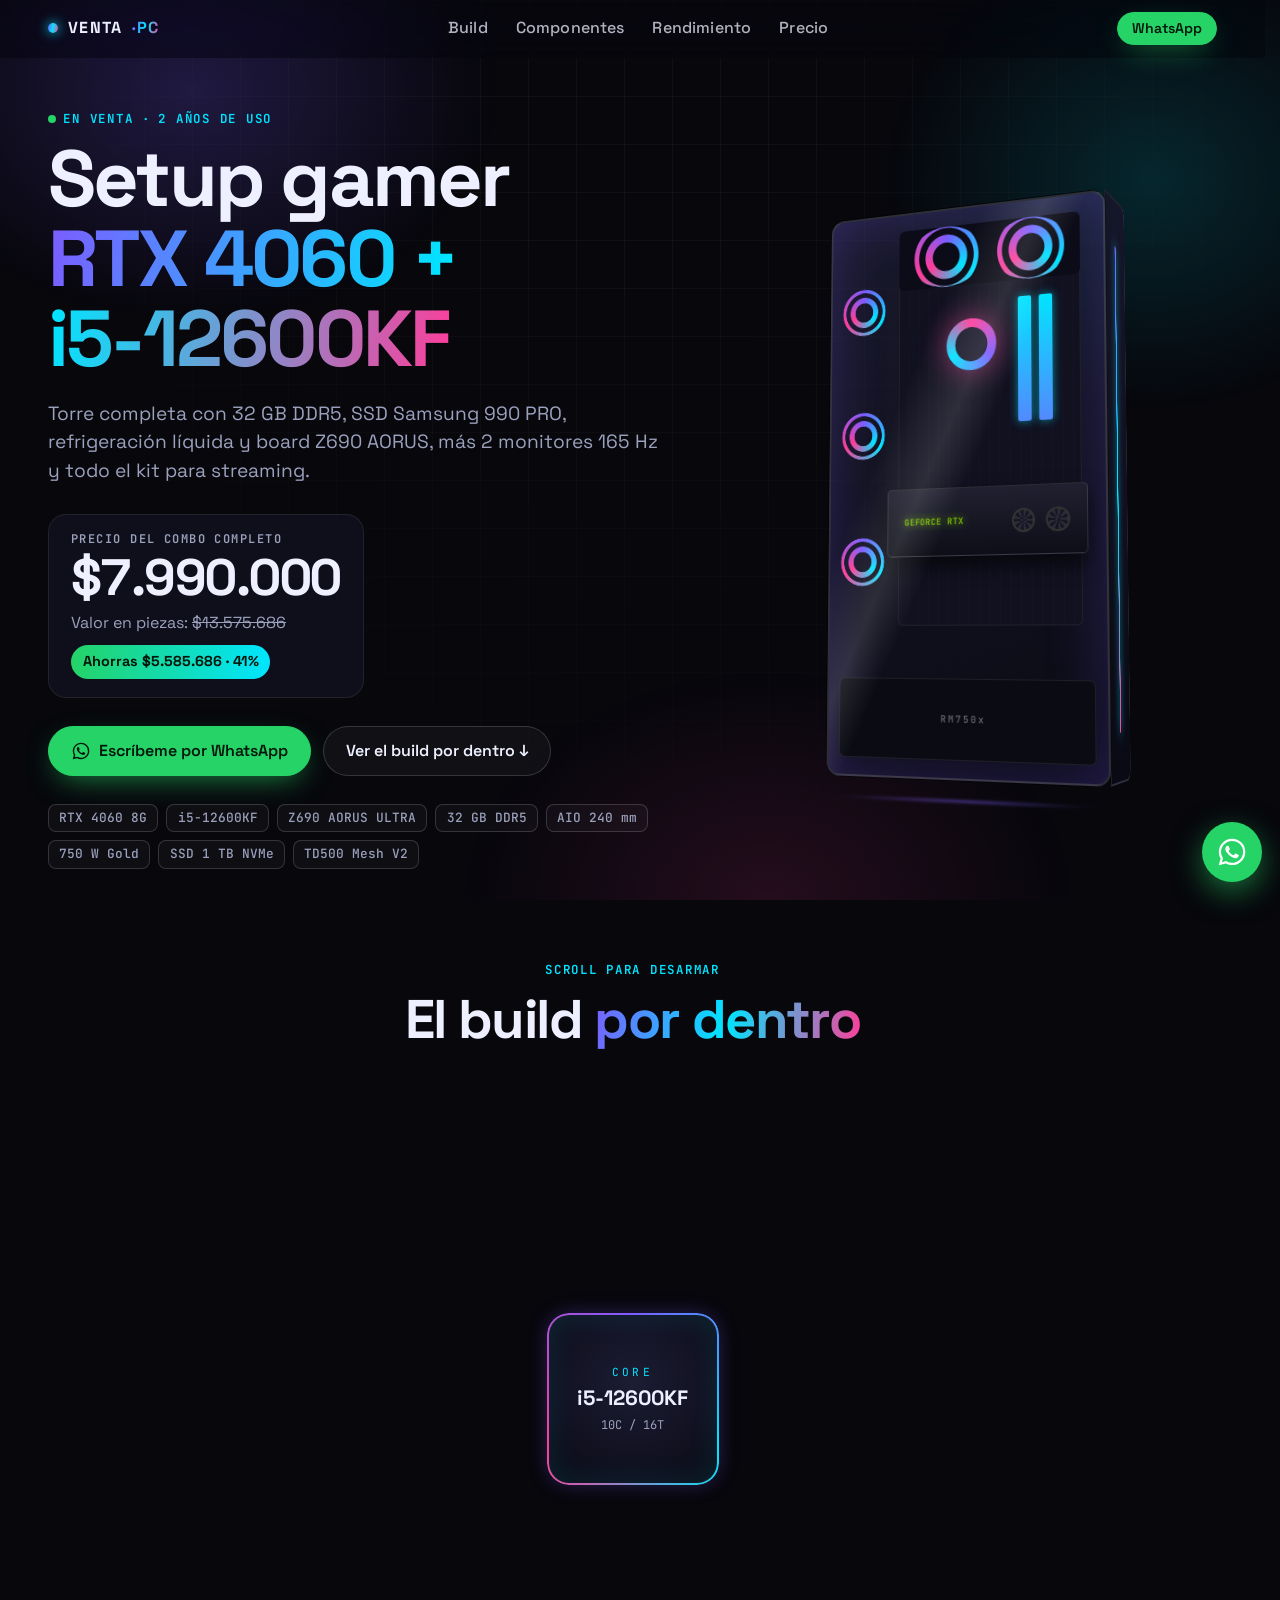
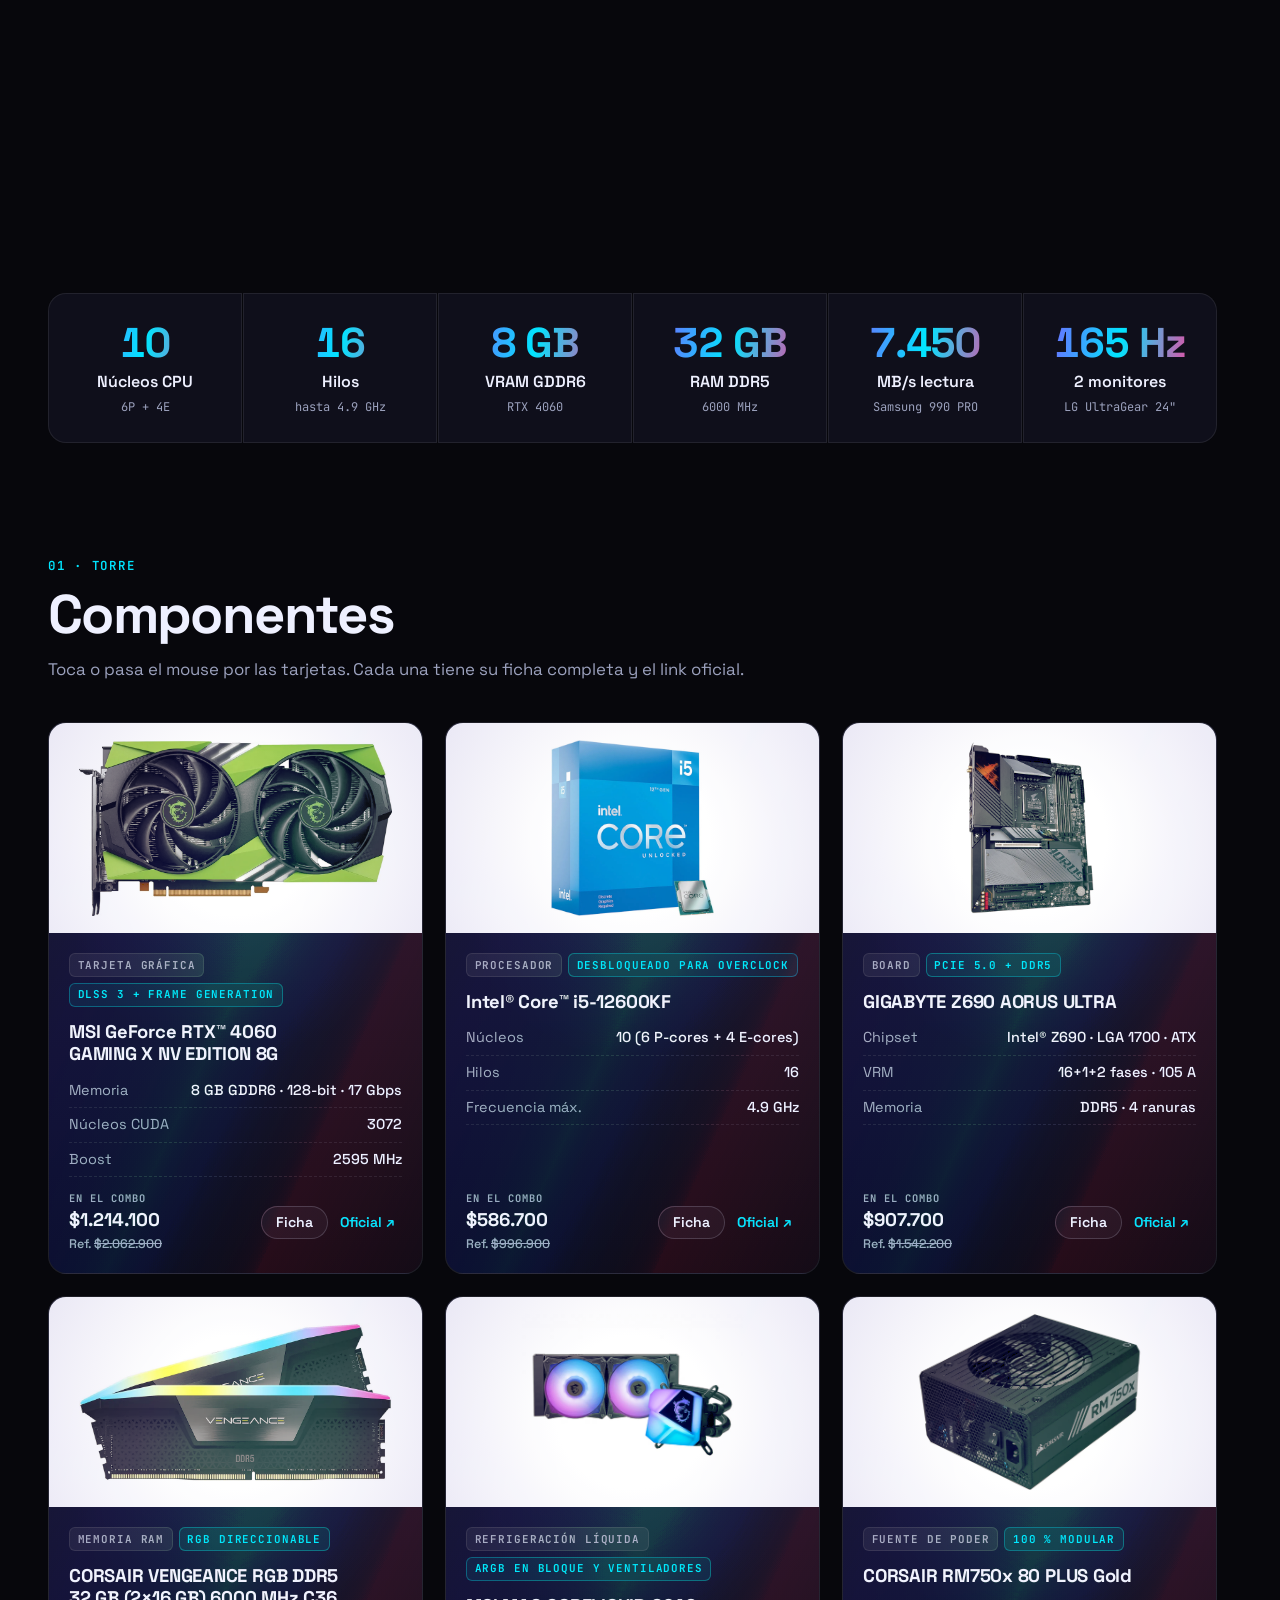
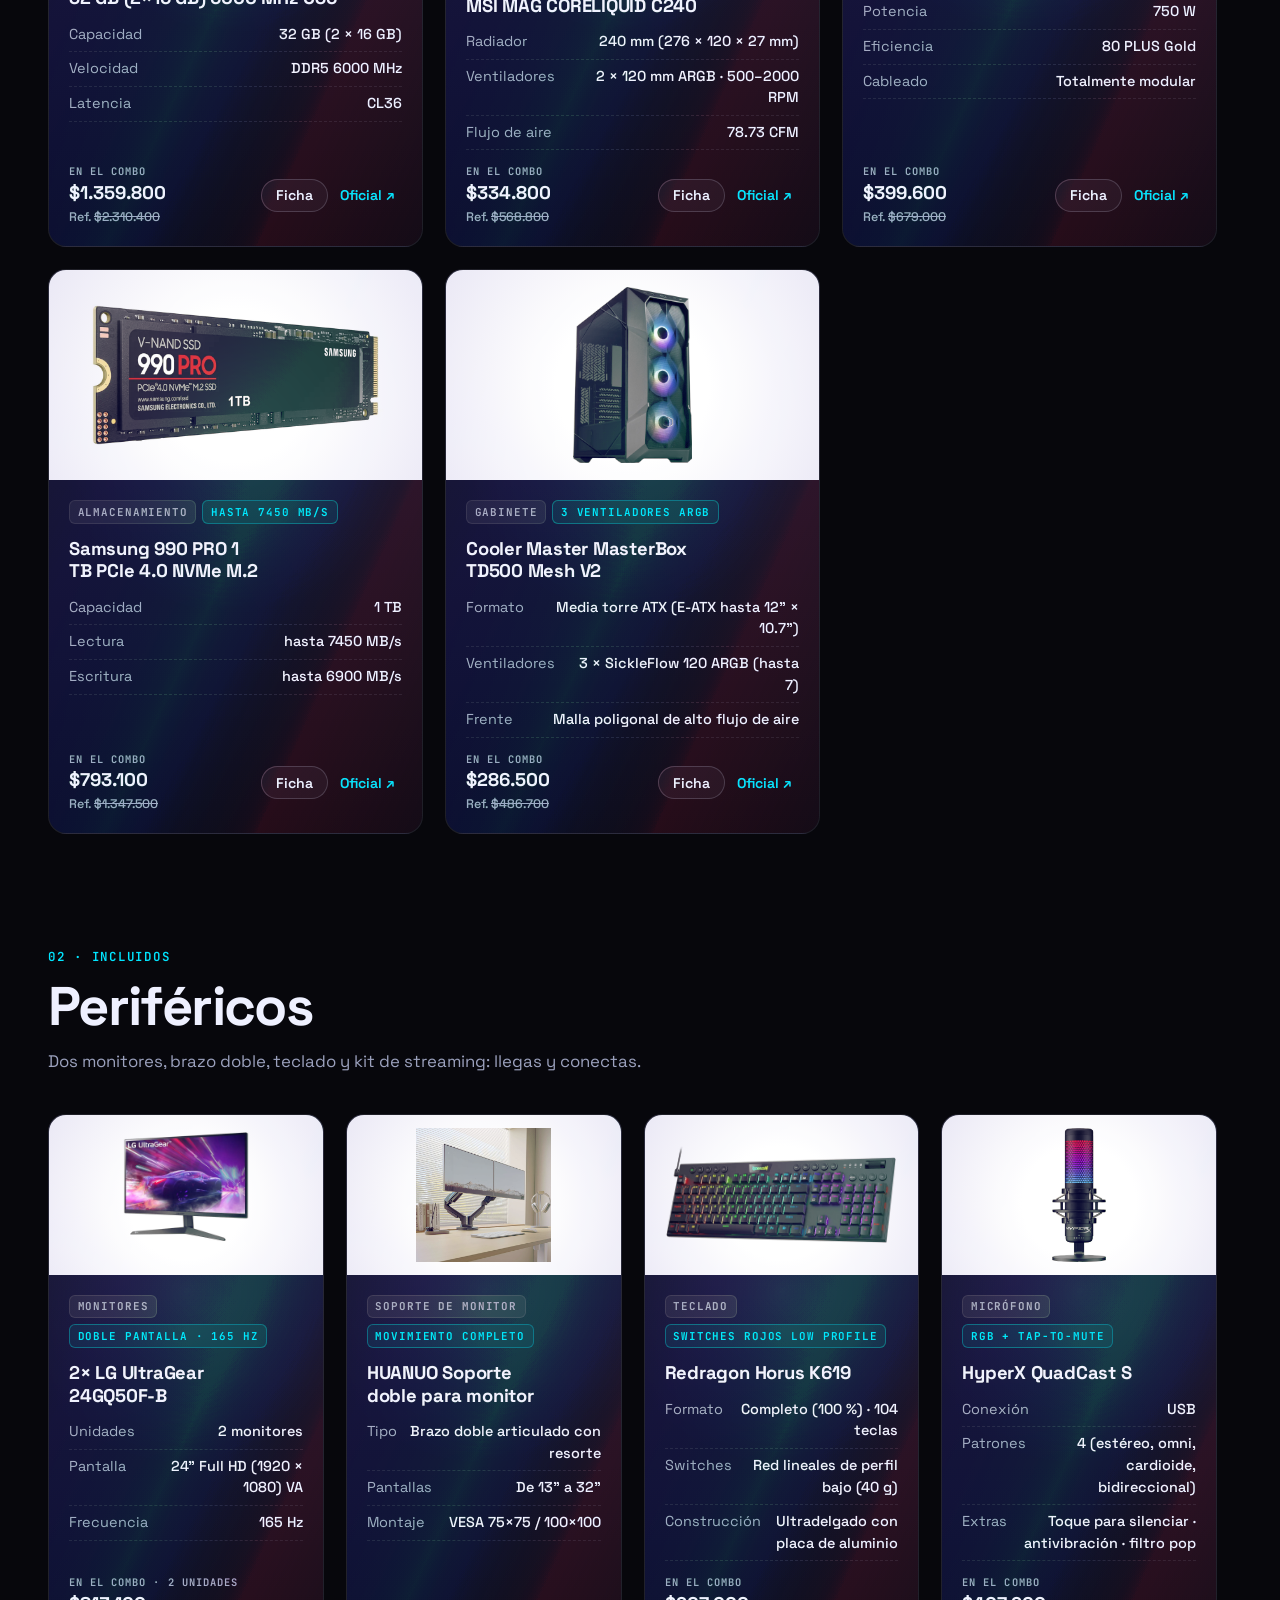
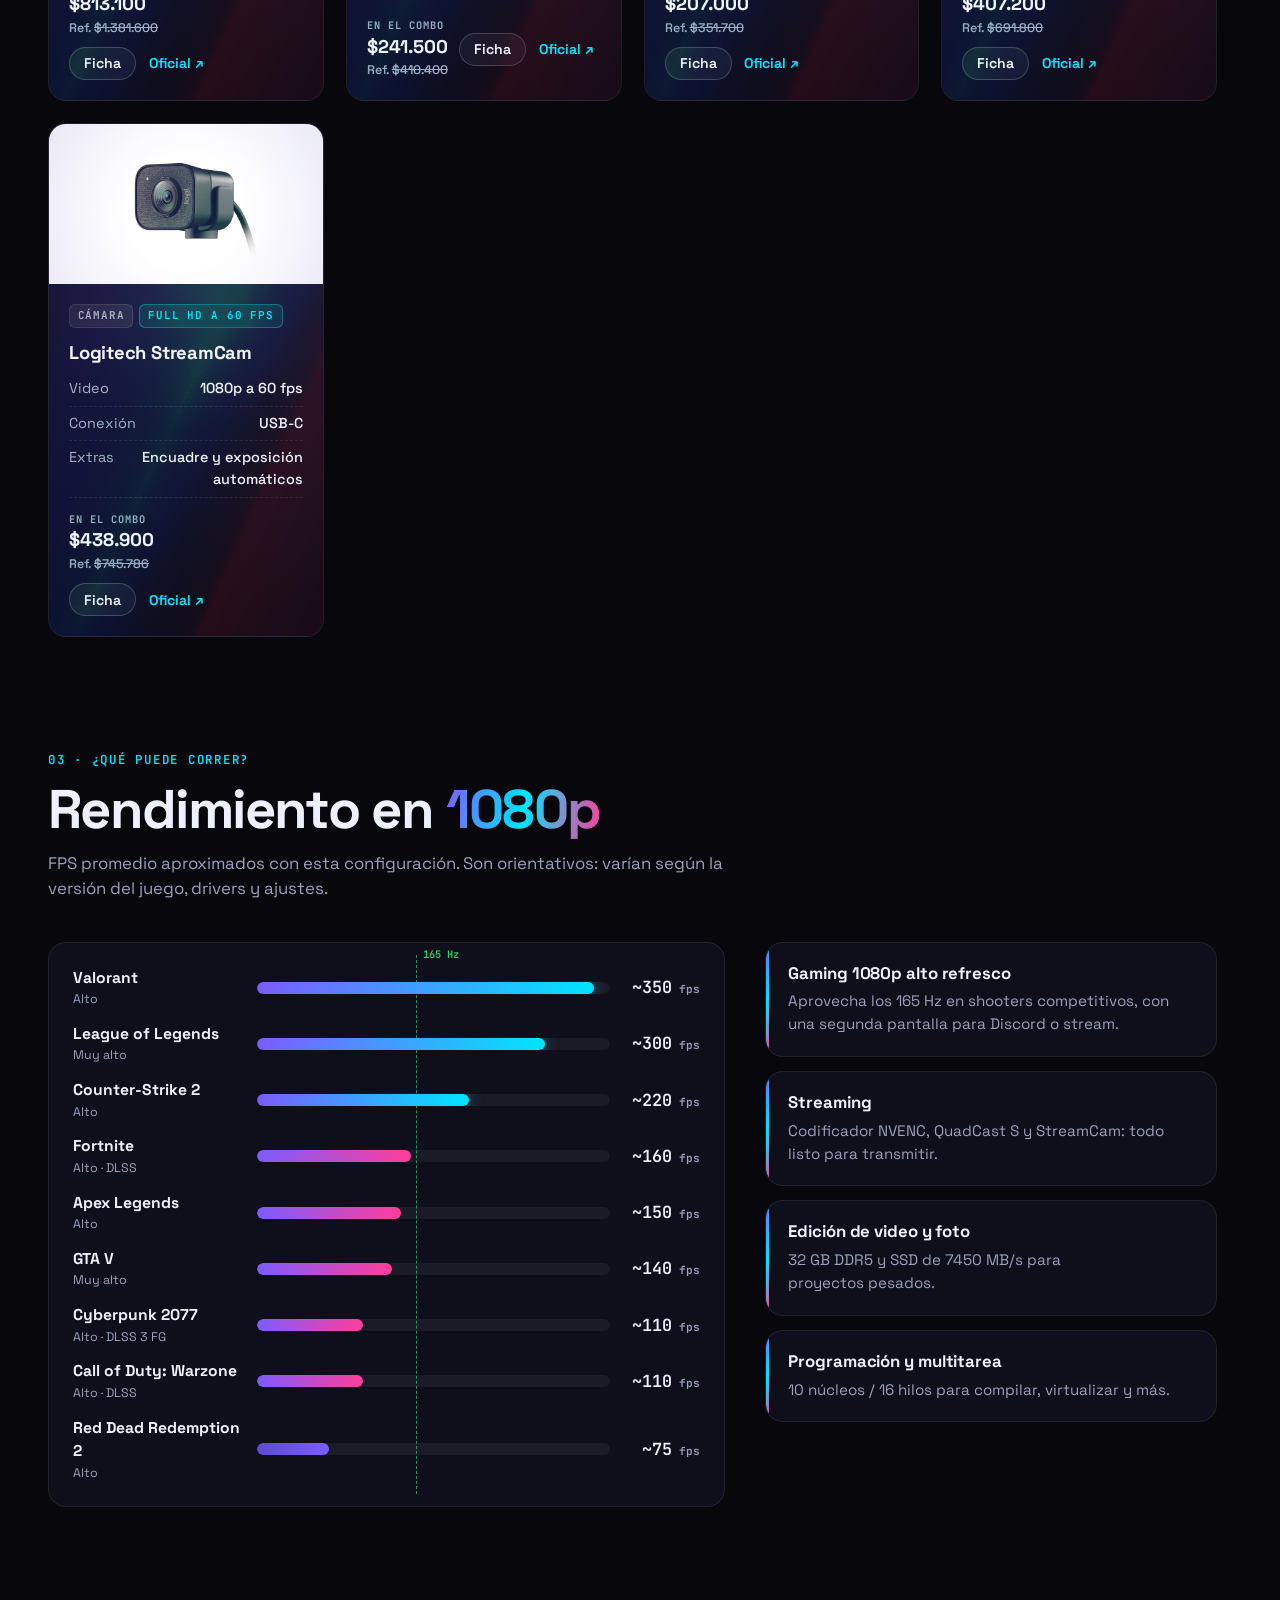
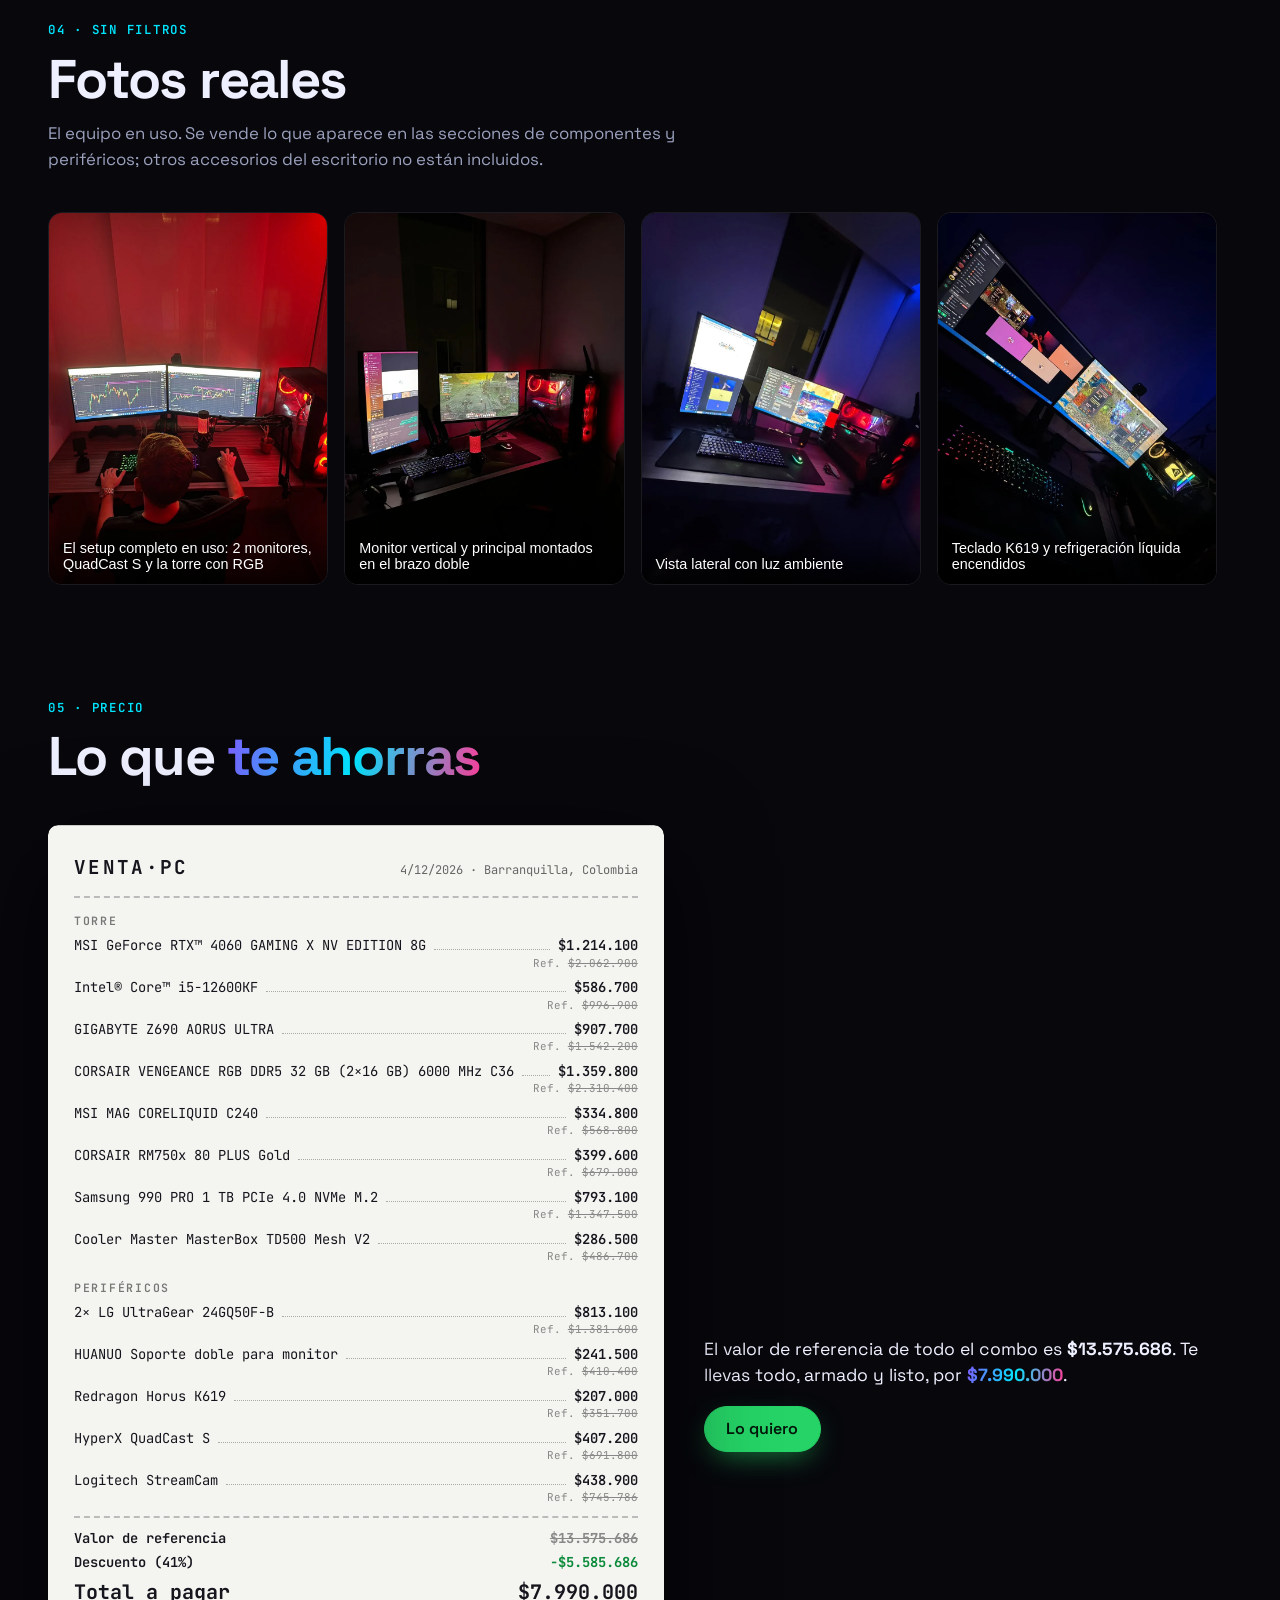
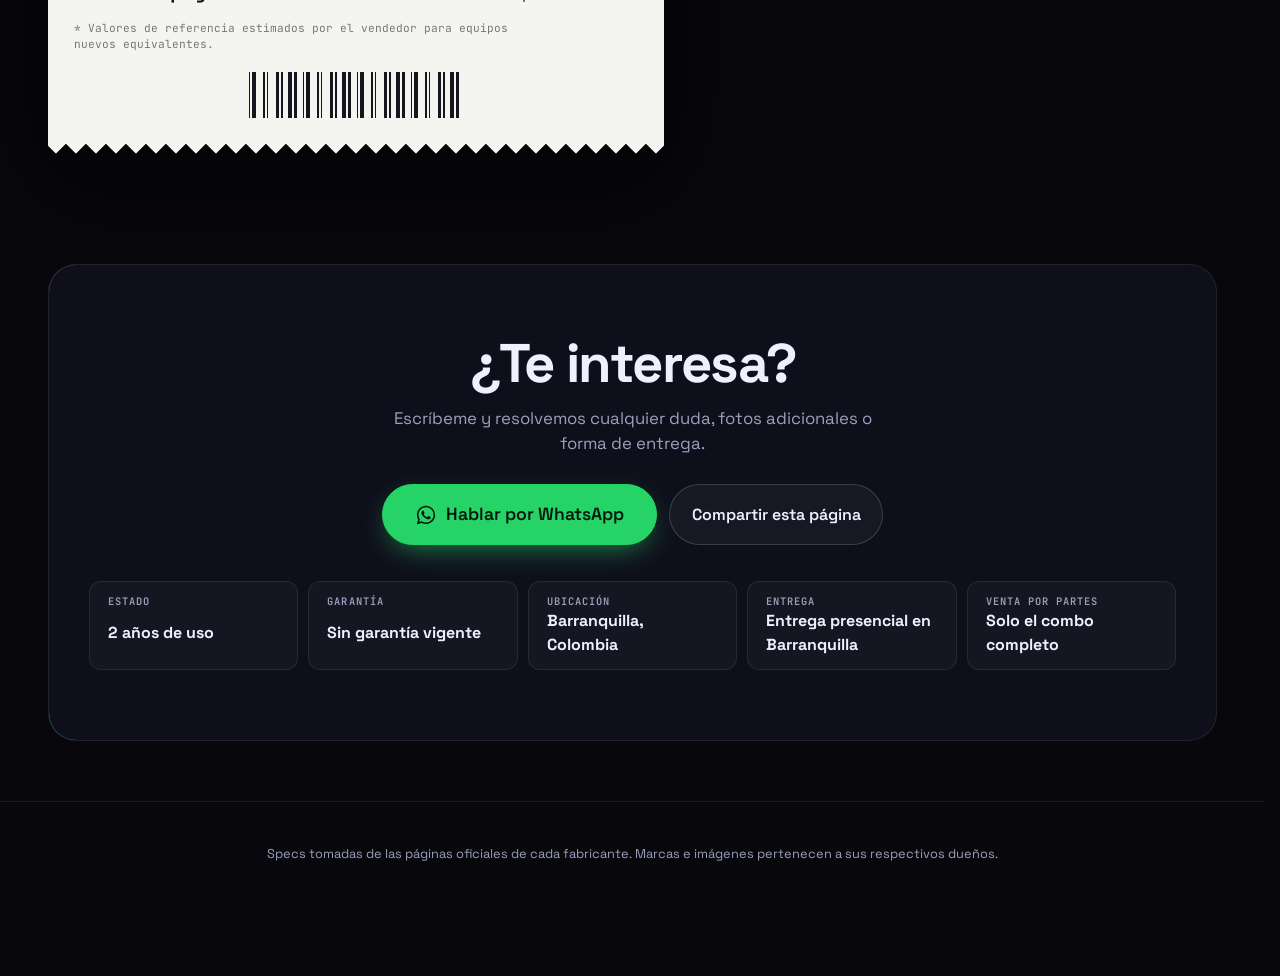
<file: index.html>
<!doctype html>
<html lang="es">
<head>
  <meta charset="utf-8">
  <meta name="viewport" content="width=device-width, initial-scale=1, viewport-fit=cover">
  <title>PC Gamer en venta · RTX 4060 + i5-12600KF</title>
  <meta name="description" content="Setup gamer completo en venta en Barranquilla: RTX 4060, i5-12600KF, 32 GB DDR5, SSD 990 PRO 1 TB, 2 monitores LG 165 Hz y periféricos de streaming.">
  <meta name="theme-color" content="#07070c">

  <!-- Vista previa al compartir el link (WhatsApp, Facebook, X...) -->
  <meta property="og:type" content="website">
  <meta property="og:locale" content="es_CO">
  <meta property="og:title" content="PC Gamer en venta · RTX 4060 + i5-12600KF + 32 GB DDR5">
  <meta property="og:description" content="Setup completo con 2 monitores 165 Hz, micrófono QuadCast S y StreamCam. $7.990.000 · Entrega en Barranquilla.">
  <meta property="og:url" content="https://dylansrz.github.io/ventaPC/">
  <meta property="og:image" content="https://dylansrz.github.io/ventaPC/og.png?v=2">
  <meta property="og:image:width" content="1200">
  <meta property="og:image:height" content="630">
  <meta name="twitter:card" content="summary_large_image">

  <link rel="icon" href="data:image/svg+xml,<svg xmlns='http://www.w3.org/2000/svg' viewBox='0 0 32 32'><defs><linearGradient id='g' x1='0' y1='0' x2='1' y2='1'><stop offset='0' stop-color='%237c5cff'/><stop offset='1' stop-color='%2300e5ff'/></linearGradient></defs><rect x='7' y='2' width='18' height='28' rx='3' fill='%2307070c' stroke='url(%23g)' stroke-width='2.5'/><circle cx='16' cy='11' r='4' fill='none' stroke='url(%23g)' stroke-width='2'/><circle cx='16' cy='22' r='4' fill='none' stroke='url(%23g)' stroke-width='2'/></svg>">
  <link rel="preconnect" href="https://fonts.googleapis.com">
  <link rel="preconnect" href="https://fonts.gstatic.com" crossorigin>
  <link href="https://fonts.googleapis.com/css2?family=JetBrains+Mono:wght@400;600&family=Space+Grotesk:wght@400;500;600;700&display=swap" rel="stylesheet">
  <link rel="stylesheet" href="css/styles.css">
</head>
<body>
  <div class="bg-grid" aria-hidden="true"></div>
  <div class="bg-glow" aria-hidden="true"></div>

  <header class="nav">
    <a class="nav__brand" href="#inicio"><span class="dot"></span>VENTA<span class="grad">·PC</span></a>
    <nav class="nav__links">
      <a href="#build">Build</a>
      <a href="#componentes">Componentes</a>
      <a href="#rendimiento">Rendimiento</a>
      <a href="#precio">Precio</a>
    </nav>
    <a class="btn btn--sm btn--wa js-wa" href="#contacto" target="_blank" rel="noopener">WhatsApp</a>
  </header>

  <main>
    <!-- HERO -->
    <section id="inicio" class="hero">
      <div class="hero__text">
        <p class="eyebrow"><span class="pulse"></span> En venta · <span data-bind="estado"></span></p>
        <h1>
          Setup gamer<br>
          <span class="grad grad--anim"><span class="nw">RTX 4060</span> + <span class="nw">i5-12600KF</span></span>
        </h1>
        <p class="hero__sub">Torre completa con 32 GB DDR5, SSD Samsung 990 PRO, refrigeración líquida y board Z690 AORUS, más 2 monitores 165 Hz y todo el kit para streaming.</p>

        <div class="hero__price" id="heroPrice"></div>

        <div class="hero__cta">
          <a class="btn btn--wa js-wa" href="#contacto" target="_blank" rel="noopener">
            <svg viewBox="0 0 24 24" aria-hidden="true"><use href="#i-wa"/></svg>
            Escríbeme por WhatsApp
          </a>
          <a class="btn btn--ghost" href="#build">Ver el build por dentro ↓</a>
        </div>
        <ul class="hero__chips" id="heroChips"></ul>
      </div>

      <div class="hero__visual" aria-hidden="true">
        <div class="tower" id="tower">
          <div class="tower__glass">
            <div class="tower__mobo"></div>
            <div class="tower__cooler"><i></i><i></i></div>
            <div class="tower__block"></div>
            <div class="tower__ram"><i></i><i></i></div>
            <div class="tower__gpu"><span>GEFORCE RTX</span><i></i><i></i></div>
            <div class="tower__psu"><span>RM750x</span></div>
            <div class="tower__fans"><i></i><i></i><i></i></div>
          </div>
          <div class="tower__front"></div>
          <div class="tower__shadow"></div>
        </div>
      </div>
    </section>

    <!-- EXPLOSIÓN DEL BUILD (scroll) -->
    <section id="build" class="explode">
      <div class="explode__sticky">
        <div class="explode__head">
          <p class="eyebrow">Scroll para desarmar</p>
          <h2>El build <span class="grad">por dentro</span></h2>
        </div>
        <div class="explode__stage" id="explodeStage">
          <svg class="explode__lines" id="explodeLines"></svg>
          <div class="explode__core" id="explodeCore">
            <span class="mono">CORE</span>
            <strong>i5-12600KF</strong>
            <small>10C / 16T</small>
          </div>
        </div>
        <div class="explode__progress"><i id="explodeBar"></i></div>
      </div>
    </section>

    <!-- CONTADORES -->
    <section class="stats" id="stats"></section>

    <!-- COMPONENTES -->
    <section id="componentes" class="section">
      <div class="section__head">
        <p class="eyebrow">01 · Torre</p>
        <h2>Componentes</h2>
        <p class="muted">Toca o pasa el mouse por las tarjetas. Cada una tiene su ficha completa y el link oficial.</p>
      </div>
      <div class="cards" id="cardsComponentes"></div>
    </section>

    <!-- PERIFÉRICOS -->
    <section id="perifericos" class="section">
      <div class="section__head">
        <p class="eyebrow">02 · Incluidos</p>
        <h2>Periféricos</h2>
        <p class="muted">Dos monitores, brazo doble, teclado y kit de streaming: llegas y conectas.</p>
      </div>
      <div class="cards cards--sm" id="cardsPerifericos"></div>
    </section>

    <!-- RENDIMIENTO -->
    <section id="rendimiento" class="section">
      <div class="section__head">
        <p class="eyebrow">03 · ¿Qué puede correr?</p>
        <h2>Rendimiento en <span class="grad">1080p</span></h2>
        <p class="muted">FPS promedio aproximados con esta configuración. Son orientativos: varían según la versión del juego, drivers y ajustes.</p>
      </div>
      <div class="perf">
        <div class="perf__bars" id="perfBars"></div>
        <div class="perf__uses" id="perfUses"></div>
      </div>
    </section>

    <!-- FOTOS REALES -->
    <section id="fotos" class="section" hidden>
      <div class="section__head">
        <p class="eyebrow">04 · Sin filtros</p>
        <h2>Fotos reales</h2>
        <p class="muted">El equipo en uso. Se vende lo que aparece en las secciones de componentes y periféricos; otros accesorios del escritorio no están incluidos.</p>
      </div>
      <div class="gallery" id="gallery"></div>
    </section>

    <!-- PRECIO -->
    <section id="precio" class="section">
      <div class="section__head">
        <p class="eyebrow">05 · Precio</p>
        <h2>Lo que <span class="grad">te ahorras</span></h2>
      </div>
      <div class="pricing">
        <div class="receipt" id="receipt"></div>
        <aside class="deal" id="deal"></aside>
      </div>
    </section>

    <!-- CONTACTO -->
    <section id="contacto" class="section contact">
      <div class="contact__box">
        <h2>¿Te interesa?</h2>
        <p class="muted">Escríbeme y resolvemos cualquier duda, fotos adicionales o forma de entrega.</p>
        <div class="contact__cta">
          <a class="btn btn--wa btn--lg js-wa" href="#contacto" target="_blank" rel="noopener">
            <svg viewBox="0 0 24 24" aria-hidden="true"><use href="#i-wa"/></svg>
            Hablar por WhatsApp
          </a>
          <button class="btn btn--ghost" id="shareBtn" type="button">Compartir esta página</button>
        </div>
        <ul class="contact__facts" id="facts"></ul>
      </div>
    </section>
  </main>

  <footer class="footer">
    <p>Specs tomadas de las páginas oficiales de cada fabricante. Marcas e imágenes pertenecen a sus respectivos dueños.</p>
  </footer>

  <!-- WhatsApp flotante -->
  <a class="wa-float js-wa" href="#contacto" target="_blank" rel="noopener" aria-label="Escribir por WhatsApp">
    <svg viewBox="0 0 24 24" aria-hidden="true"><use href="#i-wa"/></svg>
  </a>

  <!-- Modal de detalle -->
  <dialog class="modal" id="modal">
    <div class="modal__grab" aria-hidden="true"></div>
    <button class="modal__close" type="button" aria-label="Cerrar" data-close>✕</button>
    <div class="modal__body" id="modalBody"></div>
  </dialog>

  <!-- Toast -->
  <div class="toast" id="toast" role="status" aria-live="polite"></div>

  <!-- Íconos -->
  <svg width="0" height="0" style="position:absolute" aria-hidden="true">
    <symbol id="i-wa" viewBox="0 0 24 24"><path fill="currentColor" d="M12.04 2C6.58 2 2.13 6.45 2.13 11.91c0 1.75.46 3.45 1.32 4.95L2.05 22l5.25-1.38a9.9 9.9 0 0 0 4.74 1.21h.01c5.46 0 9.91-4.45 9.91-9.91A9.86 9.86 0 0 0 12.04 2Zm0 18.15h-.01a8.2 8.2 0 0 1-4.19-1.15l-.3-.18-3.12.82.83-3.04-.2-.31a8.2 8.2 0 0 1-1.26-4.38c0-4.54 3.7-8.24 8.25-8.24a8.2 8.2 0 0 1 8.24 8.25c0 4.54-3.7 8.23-8.24 8.23Zm4.52-6.16c-.25-.12-1.47-.72-1.69-.81-.23-.08-.39-.12-.56.13-.16.25-.64.81-.79.97-.14.17-.29.19-.54.06-.25-.12-1.05-.39-1.99-1.23-.74-.66-1.23-1.47-1.38-1.72-.14-.25-.02-.38.11-.51.11-.11.25-.29.37-.43.13-.15.17-.25.25-.42.08-.17.04-.31-.02-.43-.06-.13-.56-1.34-.76-1.84-.2-.48-.41-.42-.56-.43h-.48c-.17 0-.43.06-.66.31-.23.25-.87.85-.87 2.07 0 1.22.89 2.4 1.01 2.56.12.17 1.75 2.67 4.24 3.74.59.26 1.05.41 1.41.52.59.19 1.13.16 1.56.1.48-.07 1.47-.6 1.67-1.18.21-.58.21-1.07.14-1.18-.06-.1-.22-.16-.47-.29Z"/></symbol>
  </svg>

  <script src="js/data.js"></script>
  <script src="js/icons.js"></script>
  <script src="js/app.js"></script>
</body>
</html>
</file>
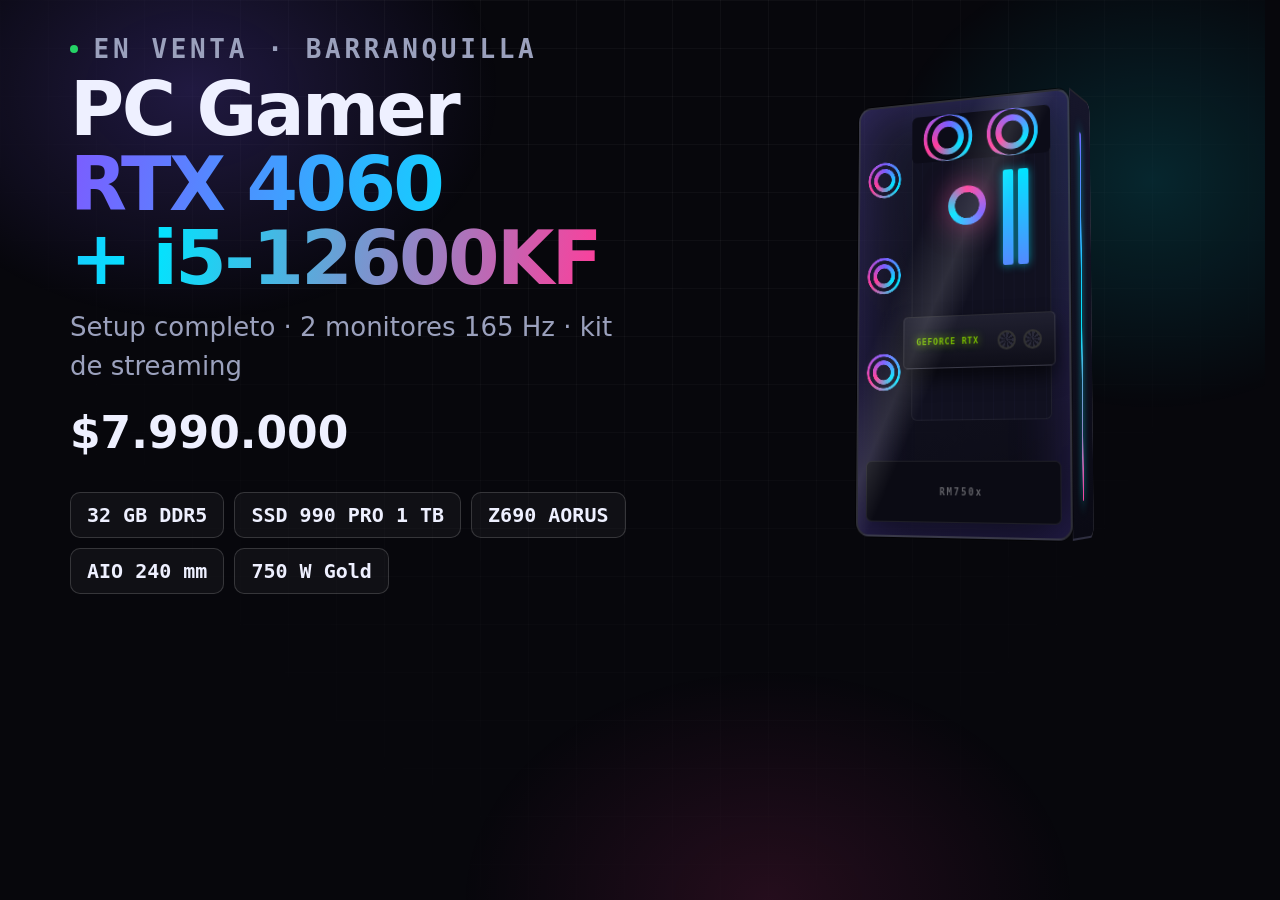
<file: tools/og.html>
<!doctype html>
<html lang="es"><head><meta charset="utf-8">
<!-- Plantilla para regenerar og.png (vista previa al compartir). Captura de 1200x630. -->
<link rel="stylesheet" href="../css/styles.css">
<style>
  body { width: 1200px; height: 630px; overflow: hidden; margin: 0; }
  .og { display: grid; grid-template-columns: 1.35fr .65fr; align-items: center; height: 100%; padding: 0 70px; gap: 20px; }
  .og h1 { font-size: 74px; margin: 10px 0 18px; }
  .og ul { list-style: none; padding: 0; margin: 26px 0 0; display: flex; flex-wrap: wrap; gap: 10px; }
  .og li { font: 600 20px/1 var(--mono); padding: 12px 16px; border: 1px solid var(--line-2); border-radius: 10px; background: rgba(255,255,255,.04); }
  .og p { font-size: 26px; color: var(--muted); margin: 0; }
  .og .tower { width: 230px; animation: none; }
  .eyebrow { font-size: 18px; }
  .og-price { font-size: 44px !important; font-weight: 700; color: var(--text) !important; margin-top: 14px !important; }
  .og h1 { margin-bottom: 12px; }
</style></head>
<body>
<div class="bg-grid"></div><div class="bg-glow"></div>
<div class="og">
  <div>
    <p class="eyebrow"><span class="pulse"></span> En venta · Barranquilla</p>
    <h1>PC Gamer<br><span class="grad"><span class="nw">RTX 4060</span><br><span class="nw">+ i5-12600KF</span></span></h1>
    <p>Setup completo · 2 monitores 165 Hz · kit de streaming</p>
    <p class="og-price">$7.990.000</p>
    <ul><li>32 GB DDR5</li><li>SSD 990 PRO 1 TB</li><li>Z690 AORUS</li><li>AIO 240 mm</li><li>750 W Gold</li></ul>
  </div>
  <div class="hero__visual" style="min-height:0">
    <div class="tower">
      <div class="tower__glass">
        <div class="tower__mobo"></div><div class="tower__cooler"><i></i><i></i></div><div class="tower__block"></div>
        <div class="tower__ram"><i></i><i></i></div><div class="tower__gpu"><span>GEFORCE RTX</span><i></i><i></i></div>
        <div class="tower__psu"><span>RM750x</span></div><div class="tower__fans"><i></i><i></i><i></i></div>
      </div><div class="tower__front"></div>
    </div>
  </div>
</div>
</body></html>
</file>
<file: css/styles.css>
@property --ang { syntax: "<angle>"; inherits: false; initial-value: 0deg; }

:root {
  --bg: #07070c;
  --bg-2: #0d0d16;
  --surface: rgba(20, 20, 34, 0.72);
  --surface-2: #151524;
  --line: rgba(255, 255, 255, 0.08);
  --line-2: rgba(255, 255, 255, 0.16);
  --text: #eef0ff;
  --muted: #9ba1bd;
  --violet: #7c5cff;
  --cyan: #00e5ff;
  --pink: #ff3d9a;
  --green: #76b900;
  --wa: #25d366;
  --grad: linear-gradient(100deg, var(--violet), var(--cyan) 50%, var(--pink));
  --radius: 18px;
  --font: "Space Grotesk", system-ui, -apple-system, Segoe UI, Roboto, sans-serif;
  --mono: "JetBrains Mono", ui-monospace, SFMono-Regular, Menlo, monospace;
  --gutter: clamp(16px, 4vw, 48px);
  --ease-out: cubic-bezier(0.23, 1, 0.32, 1);
  --dur-press-in: 100ms;   /* al hundirse con el dedo */
  --dur-press: 160ms;      /* al soltar */
  --dur-in: 280ms;         /* ficha que entra */
  --dur-out: 200ms;        /* ficha que sale (más rápido que entrar) */
  --ease-drawer: cubic-bezier(0.32, 0.72, 0, 1); /* hoja de iOS */
  --dur-sheet-in: 380ms;
  --dur-sheet-out: 260ms;
  color-scheme: dark;
}

*, *::before, *::after { box-sizing: border-box; }
html { scroll-behavior: smooth; -webkit-text-size-adjust: 100%; overflow-x: clip; scrollbar-gutter: stable; } /* gutter: la página no brinca de lado al abrir la ficha */
body {
  margin: 0;
  background: var(--bg);
  color: var(--text);
  font-family: var(--font);
  line-height: 1.5;
  -webkit-font-smoothing: antialiased;
}
img { max-width: 100%; display: block; }
a { color: inherit; }
/* Sin el destello gris/azul del navegador al tocar, en toda la página (cada cosa tocable ya tiene su propia respuesta) */
html { -webkit-tap-highlight-color: transparent; }
/* Si algún día hay campos de texto: 16px evita que el iPhone haga zoom al escribir (nunca bloquear el zoom) */
input, textarea, select { font-size: max(16px, 1rem); }
/* Controles: el toque responde sin esperar el doble toque, y mantener el dedo no selecciona su texto */
a, button { touch-action: manipulation; }
button, .btn, .nav__links a, .nav__brand { user-select: none; -webkit-user-select: none; }
.btn, .wa-float, .nav__links a, .nav__brand, .node, .modal__close { -webkit-touch-callout: none; }
/* Tipografía al estilo Apple: cuanto más grande el texto, más juntas las letras y más apretado el
   interlineado; los títulos chicos casi sin ajuste. Los títulos reparten sus palabras parejo. */
h1, h2, h3, h4 { margin: 0; text-wrap: balance; }
h1 { line-height: 1.04; letter-spacing: -0.025em; }
h2 { font-size: clamp(2rem, 5vw, 3.4rem); line-height: 1.06; letter-spacing: -0.022em; }
h3 { line-height: 1.22; letter-spacing: -0.012em; }
h4 { line-height: 1.3; letter-spacing: -0.006em; }
@media (min-width: 900px) {
  h1 { line-height: 1.01; letter-spacing: -0.035em; }
  h2 { line-height: 1.04; letter-spacing: -0.03em; }
}
p { text-wrap: pretty; } /* evita una palabra sola en la última línea */
.mono { font-family: var(--mono); }
.muted { color: var(--muted); }
.small { font-size: 0.9rem; }
.grad { background: var(--grad); -webkit-background-clip: text; background-clip: text; color: transparent; }

/* Fondo */
.bg-grid {
  position: fixed; inset: 0; z-index: -2; pointer-events: none;
  background-image:
    linear-gradient(rgba(255,255,255,.035) 1px, transparent 1px),
    linear-gradient(90deg, rgba(255,255,255,.035) 1px, transparent 1px);
  background-size: 48px 48px;
  mask-image: radial-gradient(ellipse at 50% 0%, #000 20%, transparent 75%);
}
.bg-glow {
  position: fixed; inset: 0; z-index: -1; pointer-events: none;
  background:
    radial-gradient(40vmax 30vmax at 15% 10%, rgba(124,92,255,.22), transparent 60%),
    radial-gradient(35vmax 30vmax at 90% 20%, rgba(0,229,255,.14), transparent 60%),
    radial-gradient(40vmax 30vmax at 60% 100%, rgba(255,61,154,.12), transparent 60%);
}

/* Botones */
.btn {
  --b: var(--line-2);
  display: inline-flex; align-items: center; justify-content: center; gap: .55em;
  padding: .85em 1.35em; border-radius: 999px; border: 1px solid var(--b);
  font: 600 1rem/1 var(--font); text-decoration: none; color: var(--text);
  background: rgba(255,255,255,.04); cursor: pointer;
  transition: transform .2s, scale var(--dur-press) var(--ease-out), background .2s, box-shadow .2s, border-color .2s;
  white-space: nowrap;
}
.btn svg { width: 1.25em; height: 1.25em; }
.btn--sm { padding: .6em 1em; font-size: .88rem; }
.btn--lg { padding: 1.05em 1.8em; font-size: 1.1rem; }
.btn--wa { background: var(--wa); border-color: var(--wa); color: #03170a; box-shadow: 0 10px 30px -10px rgba(37,211,102,.7); }
@media (hover: hover) and (pointer: fine) {
  .btn:hover { transform: translateY(-2px); }
  .btn--wa:hover { box-shadow: 0 16px 40px -10px rgba(37,211,102,.9); }
  .btn--ghost:hover { border-color: var(--cyan); background: rgba(0,229,255,.08); }
}
/* Al tocar: se hunde al instante (100ms) y vuelve con calma (160ms) */
.btn:active { scale: .97; transition-duration: .2s, var(--dur-press-in), .2s, .2s, .2s; }
.btn--link { border-color: transparent; background: none; color: var(--cyan); padding-inline: .4em; }
:focus-visible { outline: 2px solid var(--cyan); outline-offset: 3px; }

/* Nav */
.nav {
  position: sticky; top: 0; z-index: 50;
  display: flex; align-items: center; justify-content: space-between; gap: 16px;
  /* en horizontal, el contenido no se mete bajo la muesca del iPhone */
  padding: 12px max(var(--gutter), env(safe-area-inset-right, 0px)) 12px max(var(--gutter), env(safe-area-inset-left, 0px));
  background: rgba(7,7,12,.55);
  backdrop-filter: blur(20px) saturate(180%); -webkit-backdrop-filter: blur(20px) saturate(180%);
  border-bottom: 1px solid transparent;
  transition: border-color .2s ease;
}
/* Borde de desplazamiento: cuando hay contenido pasando por detrás aparece una línea muy tenue
   y una sombra suave que se desvanece, en vez de un corte duro (js: is-scrolled) */
.nav.is-scrolled { border-bottom-color: rgba(255,255,255,.06); }
.nav::after { content: ""; position: absolute; left: 0; right: 0; top: 100%; height: 18px; pointer-events: none; background: linear-gradient(rgba(7,7,12,.5), rgba(7,7,12,0)); opacity: 0; transition: opacity .2s ease; }
.nav.is-scrolled::after { opacity: 1; }
.nav__brand { font-weight: 700; letter-spacing: .08em; text-decoration: none; display: flex; align-items: center; gap: 10px; }
.nav__brand .dot { width: 10px; height: 10px; border-radius: 50%; background: var(--grad); box-shadow: 0 0 12px var(--cyan); }
.nav__links { display: flex; gap: 28px; }
.nav__links a { color: rgba(238,240,255,.74); text-decoration: none; font-weight: 500; letter-spacing: .01em; transition: color .2s; } /* más contraste sobre el vidrio */
@media (hover: hover) and (pointer: fine) { .nav__links a:hover { color: var(--text); } }
/* Enlaces de texto: se atenúan al instante al tocarlos, como los botones de texto de iOS (sin animación: se usan seguido) */
.nav__links a:active, .nav__brand:active { opacity: .55; }
@media (max-width: 760px) { .nav__links { display: none; } }

.eyebrow {
  display: inline-flex; align-items: center; gap: .6em; margin: 0 0 14px;
  font: 600 .78rem/1 var(--mono); text-transform: uppercase; letter-spacing: .14em; color: var(--cyan);
}
.pulse { width: 8px; height: 8px; border-radius: 50%; background: var(--wa); box-shadow: 0 0 0 0 rgba(37,211,102,.6); animation: pulse 1.8s infinite; }
@keyframes pulse { 70% { box-shadow: 0 0 0 10px rgba(37,211,102,0); } 100% { box-shadow: 0 0 0 0 rgba(37,211,102,0); } }

/* HERO */
.hero {
  min-height: calc(100svh - 64px);
  display: grid; grid-template-columns: 1.1fr .9fr; align-items: center; gap: 40px;
  padding: 48px var(--gutter) 64px; max-width: 1280px; margin: 0 auto;
}
.hero h1 { font-size: clamp(2.2rem, 6.2vw, 5rem); margin-bottom: 20px; }
.nw { white-space: nowrap; }
.hero__sub { color: var(--muted); font-size: clamp(1rem, 1.6vw, 1.2rem); max-width: 56ch; margin: 0 0 28px; }
.hero__cta { display: flex; flex-wrap: wrap; gap: 12px; margin: 28px 0; }
.hero__chips { list-style: none; padding: 0; margin: 0; display: flex; flex-wrap: wrap; gap: 8px; }
.hero__chips li { font: 500 .8rem/1 var(--mono); padding: .55em .8em; border: 1px solid var(--line-2); border-radius: 8px; color: var(--muted); background: rgba(255,255,255,.03); }

.price { display: grid; gap: 6px; justify-items: start; padding: 18px 22px; border-radius: var(--radius); background: var(--surface); border: 1px solid var(--line); width: fit-content; max-width: 100%; }
.price__label { font: 600 .75rem/1 var(--mono); text-transform: uppercase; letter-spacing: .12em; color: var(--muted); }
.price__big { font-size: clamp(2.2rem, 5vw, 3.2rem); font-weight: 700; letter-spacing: -.03em; line-height: 1.05; font-variant-numeric: tabular-nums; }
.price__ref { color: var(--muted); }
.save-chip { margin-top: 4px; padding: .45em .8em; border-radius: 999px; font-weight: 700; font-size: .9rem; color: #03170a; background: linear-gradient(90deg, var(--wa), var(--cyan)); }

/* Torre CSS 3D */
.hero__visual { perspective: 1400px; display: grid; place-items: center; min-height: 460px; }
.tower {
  --tx: 6deg; --ty: -22deg;
  position: relative; width: min(300px, 70vw); aspect-ratio: 0.52;
  transform-style: preserve-3d; transform: rotateX(var(--tx)) rotateY(var(--ty));
  transition: transform .4s var(--ease-out);
  animation: float 6s ease-in-out infinite;
}
@keyframes float { 50% { translate: 0 -12px; } }
.tower__glass {
  position: absolute; inset: 0; border-radius: 14px; overflow: hidden;
  background: linear-gradient(160deg, rgba(40,40,70,.55), rgba(10,10,20,.9));
  border: 2px solid rgba(255,255,255,.14);
  box-shadow: inset 0 0 60px rgba(124,92,255,.25), 0 0 0 1px rgba(0,0,0,.6);
}
.tower__glass::after { content: ""; position: absolute; inset: 0; background: linear-gradient(115deg, transparent 30%, rgba(255,255,255,.12) 42%, transparent 50%); pointer-events: none; }
.tower__front {
  position: absolute; top: 0; bottom: 0; left: 100%; width: 70px; transform-origin: left; transform: rotateY(90deg);
  background: linear-gradient(180deg, #16162a, #0a0a14); border: 2px solid rgba(255,255,255,.1); border-radius: 0 12px 12px 0;
}
.tower__front::before { content: ""; position: absolute; left: 50%; top: 8%; bottom: 8%; width: 4px; translate: -50%; border-radius: 4px; background: var(--grad); box-shadow: 0 0 18px var(--cyan); animation: hue 8s linear infinite; }
.tower__shadow { position: absolute; left: 5%; right: 5%; bottom: -40px; height: 40px; background: radial-gradient(closest-side, rgba(124,92,255,.5), transparent); filter: blur(10px); transform: rotateX(90deg); }
.tower__mobo { position: absolute; inset: 6% 8% 26% 26%; border-radius: 6px; background: repeating-linear-gradient(90deg, #111120 0 10px, #141426 10px 11px), #111120; border: 1px solid rgba(255,255,255,.06); }
.tower__cooler { position: absolute; top: 3%; left: 26%; right: 8%; height: 11%; display: flex; gap: 6%; padding: 0 4%; align-items: center; background: #0c0c18; border-radius: 6px; }
.tower__cooler i, .tower__fans i { flex: 1; aspect-ratio: 1; border-radius: 50%; position: relative; background: conic-gradient(from var(--ang), var(--violet), var(--cyan), var(--pink), var(--violet)); animation: spin 3s linear infinite; mask: radial-gradient(circle, transparent 28%, #000 30% 44%, transparent 46% 58%, #000 60% 68%, transparent 70%); -webkit-mask: radial-gradient(circle, transparent 28%, #000 30% 44%, transparent 46% 58%, #000 60% 68%, transparent 70%); filter: drop-shadow(0 0 8px var(--cyan)); max-height: 100%; }
.tower__block { position: absolute; top: 20%; left: 44%; width: 18%; aspect-ratio: 1; border-radius: 50%; background: radial-gradient(circle, #1a1a2c 45%, transparent 47%), conic-gradient(from var(--ang), var(--pink), var(--violet), var(--cyan), var(--pink)); animation: spin 5s linear infinite; box-shadow: 0 0 30px rgba(255,61,154,.5); }
.tower__ram { position: absolute; top: 17%; left: 70%; width: 12%; height: 22%; display: flex; gap: 20%; }
.tower__ram i { flex: 1; border-radius: 2px; background: linear-gradient(180deg, var(--cyan), var(--violet), var(--pink)); background-size: 100% 300%; animation: ram 3s ease-in-out infinite alternate; box-shadow: 0 0 10px rgba(0,229,255,.6); }
.tower__ram i:nth-child(2) { animation-delay: -1.5s; }
@keyframes ram { to { background-position: 0 100%; } }
.tower__gpu { position: absolute; top: 50%; left: 22%; right: 6%; height: 12%; border-radius: 5px; background: linear-gradient(180deg, #202030, #0e0e18); border: 1px solid rgba(255,255,255,.12); box-shadow: 0 10px 20px rgba(0,0,0,.6); display: flex; align-items: center; padding: 0 6%; gap: 6%; }
.tower__gpu span { font: 700 .55rem/1 var(--mono); letter-spacing: .1em; color: var(--green); text-shadow: 0 0 8px var(--green); margin-right: auto; }
.tower__gpu i { width: 14%; aspect-ratio: 1; border-radius: 50%; border: 2px solid #333; background: repeating-conic-gradient(#2a2a3a 0 20deg, #151520 20deg 40deg); animation: spin 1.2s linear infinite; }
.tower__psu { position: absolute; left: 4%; right: 4%; bottom: 3%; height: 14%; border-radius: 6px; background: #0b0b14; border: 1px solid rgba(255,255,255,.08); display: grid; place-items: center; }
.tower__psu span { font: 700 .6rem/1 var(--mono); letter-spacing: .2em; color: rgba(255,255,255,.35); }
.tower__fans { position: absolute; left: 4%; top: 6%; width: 17%; bottom: 26%; display: flex; flex-direction: column; justify-content: space-around; }
.tower__fans i { flex: none; width: 100%; }
@keyframes spin { to { --ang: 360deg; } }
.tower__gpu i { animation-name: rot; }
@keyframes rot { to { transform: rotate(360deg); } }
@keyframes hue { to { filter: hue-rotate(360deg); } }

@media (max-width: 900px) {
  .hero { grid-template-columns: 1fr; padding-top: 32px; }
  .hero__visual { order: -1; min-height: 0; padding: 10px 0 30px; }
  .tower { width: min(190px, 46vw); }
}

/* EXPLOSIÓN */
.explode { height: 280vh; position: relative; }
.explode__sticky { position: sticky; top: 64px; height: calc(100svh - 64px); display: flex; flex-direction: column; padding: 24px var(--gutter) 28px; overflow: hidden; }
.explode__head { text-align: center; }
.explode__stage { position: relative; flex: 1; margin-top: 12px; }
.explode__lines { position: absolute; inset: 0; width: 100%; height: 100%; overflow: visible; }
.explode__lines line { stroke: rgba(0,229,255,.45); stroke-width: 1.5; stroke-dasharray: 4 6; }
.explode__core {
  --p: 0;
  position: absolute; left: 50%; top: 50%; translate: -50% -50%;
  width: clamp(120px, 20vw, 170px); aspect-ratio: 1; border-radius: 22px; cursor: pointer;
  display: grid; place-content: center; text-align: center; gap: 2px;
  background: radial-gradient(circle at 50% 40%, #1c1c33, #0a0a14);
  border: 1px solid var(--line-2);
  box-shadow: 0 0 calc(20px + var(--p) * 60px) rgba(124,92,255,calc(.3 + var(--p) * .4)), inset 0 0 30px rgba(0,229,255,.12);
  z-index: 2;
  transition: scale var(--dur-press) var(--ease-out);
}
.explode__core:active { scale: .97; transition-duration: var(--dur-press-in); }
.explode__core::before { content: ""; position: absolute; inset: -2px; border-radius: inherit; padding: 2px; background: conic-gradient(from var(--ang), var(--violet), var(--cyan), var(--pink), var(--violet)); -webkit-mask: linear-gradient(#000 0 0) content-box, linear-gradient(#000 0 0); -webkit-mask-composite: xor; mask-composite: exclude; animation: spin 4s linear infinite; }
.explode__core span { font-size: .7rem; letter-spacing: .3em; color: var(--cyan); }
.explode__core strong { font-size: clamp(1rem, 2.2vw, 1.3rem); }
.explode__core small { color: var(--muted); font-family: var(--mono); font-size: .75rem; }
.node {
  position: absolute; left: 50%; top: 50%; z-index: 3;
  display: flex; align-items: center; gap: 12px; text-align: left;
  padding: 10px 16px 10px 10px; border-radius: 14px; cursor: pointer;
  background: var(--surface); border: 1px solid var(--line-2); color: var(--text);
  backdrop-filter: blur(10px); -webkit-backdrop-filter: blur(10px);
  box-shadow: 0 10px 30px rgba(0,0,0,.5); font: inherit; opacity: 0;
  will-change: transform, opacity; transition: border-color .2s, box-shadow .2s, scale var(--dur-press) var(--ease-out);
}
@media (hover: hover) and (pointer: fine) { .node:hover { border-color: var(--cyan); box-shadow: 0 0 30px rgba(0,229,255,.3); } }
.node:active { scale: .96; transition-duration: .2s, .2s, var(--dur-press-in); }
.node__icon { width: 44px; height: 44px; flex: none; border-radius: 10px; display: grid; place-items: center; background: rgba(124,92,255,.15); color: var(--cyan); }
.node__icon svg { width: 30px; height: 30px; }
.node__txt { display: grid; }
.node__txt small { font: 600 .65rem/1.3 var(--mono); text-transform: uppercase; letter-spacing: .1em; color: var(--muted); }
.node__txt strong { font-size: 1rem; white-space: nowrap; }
.explode__progress { height: 3px; border-radius: 3px; background: var(--line); overflow: hidden; max-width: 320px; width: 100%; margin: 0 auto; }
.explode__progress i { display: block; height: 100%; background: var(--grad); transform-origin: left; transform: scaleX(0); }
@media (max-width: 640px) {
  .node { padding: 6px 10px 6px 6px; gap: 8px; border-radius: 11px; min-width: 210px; }
  .node__icon { width: 32px; height: 32px; }
  .node__icon svg { width: 22px; height: 22px; }
  .node__txt small { font-size: .55rem; }
  .node__txt strong { font-size: .82rem; }
}

/* STATS */
.stats { display: grid; grid-template-columns: repeat(6, 1fr); gap: 1px; max-width: 1280px; margin: 40px auto 0; padding: 0 var(--gutter); }
.stat { padding: 26px 18px; text-align: center; background: var(--surface); border: 1px solid var(--line); display: grid; gap: 4px; }
.stat:first-child { border-radius: var(--radius) 0 0 var(--radius); }
.stat:last-child { border-radius: 0 var(--radius) var(--radius) 0; }
.stat strong { font-size: clamp(1.8rem, 3.4vw, 2.6rem); font-weight: 700; background: var(--grad); -webkit-background-clip: text; background-clip: text; color: transparent; font-variant-numeric: tabular-nums; letter-spacing: -.025em; line-height: 1.1; }
.stat span { font-weight: 600; }
.stat small { color: var(--muted); font-family: var(--mono); font-size: .75rem; }
@media (max-width: 900px) {
  .stats { grid-template-columns: repeat(3, 1fr); }
  .stat:first-child, .stat:last-child { border-radius: 0; }
  .stat:nth-child(1) { border-top-left-radius: var(--radius); }
  .stat:nth-child(3) { border-top-right-radius: var(--radius); }
  .stat:nth-child(4) { border-bottom-left-radius: var(--radius); }
  .stat:nth-child(6) { border-bottom-right-radius: var(--radius); }
}
@media (max-width: 520px) {
  .stats { grid-template-columns: repeat(2, 1fr); }
  .stat { padding: 20px 10px; }
  .stat:nth-child(n) { border-radius: 0; }
  .stat:nth-child(1) { border-top-left-radius: var(--radius); }
  .stat:nth-child(2) { border-top-right-radius: var(--radius); }
  .stat:nth-child(5) { border-bottom-left-radius: var(--radius); }
  .stat:nth-child(6) { border-bottom-right-radius: var(--radius); }
}

/* SECCIONES */
.section { max-width: 1280px; margin: 0 auto; padding: 110px var(--gutter) 0; }
.section__head { margin-bottom: 40px; max-width: 720px; }
.section__head .muted { margin: 14px 0 0; font-size: 1.05rem; }

/* TARJETAS HOLOGRÁFICAS */
.cards { display: grid; grid-template-columns: repeat(auto-fill, minmax(290px, 1fr)); gap: 22px; }
.card { perspective: 1000px; }
.card__inner {
  --rx: var(--grx, 0deg); --ry: var(--gry, 0deg); --mx: var(--gmx, 50%); --my: var(--gmy, 30%);
  position: relative; height: 100%; border-radius: var(--radius); overflow: hidden;
  background: linear-gradient(180deg, rgba(28,28,48,.9), rgba(12,12,22,.95));
  border: 1px solid var(--line);
  transform: rotateX(var(--rx)) rotateY(var(--ry));
  transition: transform .5s var(--ease-out), border-color .3s, box-shadow .3s;
  display: flex; flex-direction: column;
}
.card.is-hover .card__inner { transition: transform .08s linear, border-color .3s, box-shadow .3s; border-color: rgba(0,229,255,.4); box-shadow: 0 30px 60px -20px rgba(124,92,255,.45); }
.card__holo {
  position: absolute; inset: 0; z-index: 2; pointer-events: none; mix-blend-mode: color-dodge; opacity: .35; transition: opacity .3s;
  background:
    radial-gradient(circle at var(--mx) var(--my), rgba(255,255,255,.35), transparent 40%),
    linear-gradient(115deg, transparent 20%, rgba(124,92,255,.35) 35%, rgba(0,229,255,.35) 45%, rgba(255,61,154,.3) 55%, transparent 70%);
  background-size: 100% 100%, 250% 250%;
  background-position: 0 0, var(--mx) var(--my);
}
.card.is-hover .card__holo { opacity: .8; }
.card__visual { height: 210px; }
.card__body { padding: 20px; display: flex; flex-direction: column; gap: 14px; flex: 1; }
.card__body h3 { font-size: 1.15rem; }
.card__tags { display: flex; flex-wrap: wrap; gap: 6px; }
.tag { font: 600 .68rem/1 var(--mono); text-transform: uppercase; letter-spacing: .08em; padding: .5em .7em; border-radius: 6px; background: rgba(255,255,255,.06); color: var(--muted); border: 1px solid var(--line); }
.tag--hl { color: var(--cyan); border-color: rgba(0,229,255,.3); background: rgba(0,229,255,.07); }
.card__specs { list-style: none; margin: 0; padding: 0; display: grid; gap: 6px; font-size: .9rem; }
.card__specs li { display: flex; justify-content: space-between; gap: 12px; border-bottom: 1px dashed var(--line); padding-bottom: 6px; }
.card__specs span { color: var(--muted); flex: none; }
.card__specs b { font-weight: 500; text-align: right; }
.card__foot { margin-top: auto; display: flex; align-items: center; justify-content: space-between; gap: 10px; flex-wrap: wrap; }
.card__price { display: grid; font-weight: 700; font-size: 1.15rem; }
.price-src { font: 400 .72rem/1.4 var(--font); color: var(--muted); margin-top: 4px; max-width: 34ch; }
.card__price small { font: 600 .65rem/1.4 var(--mono); text-transform: uppercase; letter-spacing: .1em; color: var(--muted); }
.card__ref { font: 500 .78rem/1.4 var(--font); color: var(--muted); margin-top: 2px; }
.card__btns { display: flex; gap: 6px; align-items: center; }
.cards--sm { grid-template-columns: repeat(auto-fill, minmax(230px, 1fr)); }
.cards--sm .card__visual { height: 160px; }
.is-sold .card__inner { filter: grayscale(.8); }
.sold { position: absolute; top: 26px; right: -44px; z-index: 3; rotate: 35deg; padding: 6px 50px; background: var(--pink); color: #fff; font: 700 .8rem/1 var(--mono); letter-spacing: .2em; }

/* Visual (imagen o ícono) */
.visual { position: relative; display: grid; place-items: center; overflow: hidden; background: radial-gradient(circle at 50% 60%, rgba(124,92,255,.25), transparent 65%), #0a0a14; }
.visual::before { content: ""; position: absolute; inset: 0; background-image: linear-gradient(rgba(255,255,255,.04) 1px, transparent 1px), linear-gradient(90deg, rgba(255,255,255,.04) 1px, transparent 1px); background-size: 20px 20px; }
.visual__icon { position: relative; width: 44%; max-width: 120px; color: var(--cyan); filter: drop-shadow(0 0 14px rgba(0,229,255,.55)); }
.visual img { position: absolute; inset: 8%; width: 84%; height: 84%; object-fit: contain; filter: drop-shadow(0 16px 24px rgba(0,0,0,.6)); }
.visual.has-img { background: radial-gradient(circle at 50% 55%, #fff 35%, #e9e7f5 100%); }
.visual.has-img img { filter: none; mix-blend-mode: multiply; }
.visual.has-img::before, .visual.has-img .visual__icon { display: none; }
@media (hover: hover) and (pointer: fine) { .card:hover .visual img { transform: scale(1.05) translateZ(0); } }
.visual img { transition: transform .5s; }

/* RENDIMIENTO */
.perf > * { min-width: 0; }
.perf { display: grid; grid-template-columns: minmax(0, 1.5fr) minmax(0, 1fr); gap: 40px; align-items: start; }
.perf__bars { position: relative; display: grid; gap: 14px; padding: 24px; border-radius: var(--radius); background: var(--surface); border: 1px solid var(--line); --lw: 170px; --vw: 76px; }
.perf__hz { position: absolute; top: 12px; bottom: 12px; left: calc(24px + var(--lw) + 14px + (100% - 48px - var(--lw) - var(--vw) - 28px) * var(--x)); width: 0; border-left: 1px dashed rgba(37,211,102,.7); pointer-events: none; }
.perf__hz span { position: absolute; top: -6px; left: 6px; font: 600 .65rem/1 var(--mono); color: var(--wa); white-space: nowrap; }
.bar { display: grid; grid-template-columns: var(--lw) 1fr var(--vw); align-items: center; gap: 14px; }
.bar__label { display: grid; }
.bar__label strong { font-size: .98rem; }
.bar__label small { color: var(--muted); font-size: .78rem; }
.bar__track { height: 12px; border-radius: 12px; background: rgba(255,255,255,.05); overflow: hidden; }
.bar__fill { display: block; height: 100%; width: var(--w); border-radius: inherit; transform-origin: left; transform: scaleX(0); transition: transform 1.2s var(--ease-out) var(--d, 0ms); }
.bar.in .bar__fill { transform: scaleX(1); }
.bar__fill--top { background: linear-gradient(90deg, var(--violet), var(--cyan)); box-shadow: 0 0 14px rgba(0,229,255,.5); }
.bar__fill--mid { background: linear-gradient(90deg, var(--violet), var(--pink)); }
.bar__fill--ok { background: linear-gradient(90deg, #5a4bd1, var(--violet)); }
.bar__val { text-align: right; font-weight: 600; font-size: 1.05rem; }
.bar__val small { color: var(--muted); font-size: .7rem; }
.perf__uses { display: grid; gap: 14px; }
.use { padding: 20px 22px; border-radius: var(--radius); background: var(--surface); border: 1px solid var(--line); position: relative; overflow: hidden; }
.use::before { content: ""; position: absolute; left: 0; top: 0; bottom: 0; width: 3px; background: var(--grad); }
.use h4 { font-size: 1.05rem; margin-bottom: 6px; }
.use p { margin: 0; color: var(--muted); font-size: .95rem; }
@media (max-width: 900px) { .perf { grid-template-columns: minmax(0, 1fr); } }
@media (max-width: 560px) {
  .perf__bars { padding: 18px 14px; --lw: 1fr; }
  .bar { grid-template-columns: 1fr auto; row-gap: 6px; }
  .bar__label { grid-column: 1; }
  .bar__val { grid-column: 2; grid-row: 1; }
  .bar__track { grid-column: 1 / -1; }
  .perf__hz { display: none; }
}

/* GALERÍA */
.gallery { display: grid; grid-template-columns: repeat(auto-fill, minmax(240px, 1fr)); gap: 16px; }
.shot { display: block; width: 100%; margin: 0; padding: 0; border: 1px solid var(--line); border-radius: 14px; overflow: hidden; cursor: zoom-in; background: none; position: relative; break-inside: avoid; }
.shot img { width: 100%; aspect-ratio: 3 / 4; object-fit: cover; transition: transform .5s; } /* espacio reservado: la página no brinca al cargar (las fotos reales son 3:4) */
@media (hover: hover) and (pointer: fine) { .shot:hover img { transform: scale(1.04); } }
/* Las fotos también llevan .reveal, cuya transición pisaba la del toque: se juntan las dos */
.shot.reveal { transition: opacity .7s ease var(--d, 0ms), transform .7s var(--ease-out) var(--d, 0ms), scale var(--dur-press) var(--ease-out); }
.shot:active { scale: .98; transition-duration: .7s, .7s, var(--dur-press-in); }
.shot span { position: absolute; left: 0; right: 0; bottom: 0; padding: 20px 14px 12px; text-align: left; color: #fff; font-size: .9rem; background: linear-gradient(transparent, rgba(0,0,0,.8)); }

/* PRECIO */
.pricing > * { min-width: 0; }
.pricing { display: grid; grid-template-columns: minmax(0, 1.2fr) minmax(0, 1fr); gap: 40px; align-items: center; }
.receipt { filter: drop-shadow(0 30px 50px rgba(0,0,0,.55)); }
.receipt__paper {
  position: relative; padding: 28px 26px 26px; background: #f4f4f0; color: #15151d;
  font-family: var(--mono); font-size: .86rem;
  --zz: 10px;
  -webkit-mask: conic-gradient(from -45deg at bottom, #0000, #000 1deg 89deg, #0000 90deg) 50% / calc(2 * var(--zz)) 100%;
          mask: conic-gradient(from -45deg at bottom, #0000, #000 1deg 89deg, #0000 90deg) 50% / calc(2 * var(--zz)) 100%;
  padding-bottom: calc(26px + var(--zz));
  border-radius: 10px 10px 0 0;
}
.receipt__paper header { display: flex; justify-content: space-between; align-items: baseline; gap: 12px; border-bottom: 2px dashed #bbb; padding-bottom: 14px; margin-bottom: 8px; flex-wrap: wrap; }
.receipt__paper header strong { font-size: 1.2rem; letter-spacing: .12em; }
.receipt__paper header span { color: #666; font-size: .75rem; }
.receipt__sec { margin: 14px 0 6px; font-weight: 600; font-size: .72rem; letter-spacing: .15em; text-transform: uppercase; color: #777; }
.receipt__paper ul { list-style: none; padding: 0; margin: 0; display: grid; grid-template-columns: minmax(0, 1fr); gap: 6px; }
.receipt__paper li { display: flex; align-items: baseline; gap: 8px; min-width: 0; }
.receipt__paper li span { min-width: 0; overflow: hidden; text-overflow: ellipsis; white-space: nowrap; }
.receipt__paper li i { flex: 1; border-bottom: 1px dotted #aaa; min-width: 16px; }
.receipt__paper li b { flex: none; font-weight: 600; }
.receipt__paper li.has-ref { display: block; }
.receipt__row { display: flex; align-items: baseline; gap: 8px; min-width: 0; }
.receipt__was { display: block; text-align: right; font-size: .68rem; color: #888; margin-top: -1px; } /* referencia tachada bajo cada pieza */
.receipt__paper li.is-sold { text-decoration: line-through; opacity: .5; }
.receipt__tot { display: flex; justify-content: space-between; gap: 12px; padding-top: 10px; margin-top: 10px; border-top: 2px dashed #bbb; font-weight: 600; }
.receipt__tot + .receipt__tot { border-top: 0; margin-top: 0; padding-top: 4px; }
.receipt__tot .strike { text-decoration: line-through; color: #888; }
.receipt__tot--save b { color: #0a8a3a; }
.receipt__tot--big { font-size: 1.25rem; font-weight: 700; }
.receipt__note { margin: 14px 0 0; font-size: .7rem; color: #777; line-height: 1.4; }
.barcode { display: flex; gap: 2px; height: 46px; margin-top: 20px; justify-content: center; }
.barcode i { background: #15151d; }
.barcode i:nth-child(3n) { background: transparent; }

.deal { display: grid; gap: 18px; justify-items: start; }
.deal p { margin: 0; font-size: 1.1rem; }
.ring {
  --pct: 0; width: 190px; aspect-ratio: 1; border-radius: 50%; display: grid; place-items: center;
  background: conic-gradient(var(--cyan), var(--violet), var(--pink) calc(var(--pct) * 1%), rgba(255,255,255,.07) 0);
  position: relative;
}
.ring::before { content: ""; position: absolute; inset: 14px; border-radius: 50%; background: var(--bg); }
.ring > div { display: grid; text-align: center; position: relative; }
.ring strong { font-size: 2.8rem; line-height: 1; letter-spacing: -.03em; }
.ring span { color: var(--muted); font-family: var(--mono); font-size: .8rem; text-transform: uppercase; letter-spacing: .1em; }
.ring--idle { background: conic-gradient(from var(--ang), var(--violet), var(--cyan), var(--pink), var(--violet)); animation: spin 6s linear infinite; }
@media (max-width: 900px) { .pricing { grid-template-columns: minmax(0, 1fr); } }
@media (max-width: 480px) { .receipt__paper { padding-inline: 16px; font-size: .78rem; } }

/* CONTACTO */
.contact { padding-bottom: 60px; }
.contact__box { position: relative; text-align: center; padding: clamp(36px, 6vw, 70px) clamp(18px, 4vw, 40px); border-radius: 28px; background: var(--surface); border: 1px solid var(--line); overflow: hidden; }
.contact__box::before { content: ""; position: absolute; inset: -1px; border-radius: inherit; padding: 1px; background: conic-gradient(from var(--ang), transparent 60%, var(--cyan), var(--violet), transparent 90%); -webkit-mask: linear-gradient(#000 0 0) content-box, linear-gradient(#000 0 0); -webkit-mask-composite: xor; mask-composite: exclude; pointer-events: none; }
.contact__box .muted { max-width: 520px; margin: 14px auto 28px; font-size: 1.05rem; }
.contact__cta { display: flex; flex-wrap: wrap; gap: 12px; justify-content: center; }
.contact__facts { list-style: none; padding: 0; margin: 36px 0 0; display: flex; flex-wrap: wrap; justify-content: center; gap: 10px; }
.contact__facts li { display: grid; padding: 12px 18px; border-radius: 12px; background: rgba(255,255,255,.03); border: 1px solid var(--line); text-align: left; }
.contact__facts li { flex: 1 1 150px; max-width: 260px; }
@media (max-width: 480px) { .contact__facts li { flex-basis: 40%; } }
.contact__facts small { font: 600 .65rem/1.4 var(--mono); text-transform: uppercase; letter-spacing: .1em; color: var(--muted); }

.footer { text-align: center; padding: 30px var(--gutter) 100px; color: var(--muted); font-size: .8rem; border-top: 1px solid var(--line); }

/* WhatsApp flotante */
.wa-float {
  position: fixed; right: calc(18px + env(safe-area-inset-right, 0px)); bottom: calc(18px + env(safe-area-inset-bottom, 0px)); z-index: 60;
  width: 60px; height: 60px; border-radius: 50%; display: grid; place-items: center;
  background: var(--wa); color: #fff; box-shadow: 0 10px 30px rgba(37,211,102,.5);
  transition: scale var(--dur-press) var(--ease-out);
}
.wa-float:active { scale: .92; transition-duration: var(--dur-press-in); }
.wa-float svg { width: 32px; height: 32px; }
/* Quieto en reposo; una sola onda cuando la persona llega al precio (js: is-calling) */
.wa-float::after { content: ""; position: absolute; inset: 0; border-radius: 50%; border: 2px solid var(--wa); opacity: 0; pointer-events: none; }
.wa-float.is-calling::after { animation: ripple 1.4s var(--ease-out); }
@keyframes ripple { from { transform: scale(1); opacity: .8; } to { transform: scale(1.6); opacity: 0; } }

/* MODAL */
.modal { width: min(920px, calc(100vw - 24px)); max-height: calc(100svh - 24px); padding: 0; border: 1px solid var(--line-2); border-radius: 22px; background: var(--bg-2); color: var(--text); overflow: auto; }
/* Entra (280ms) y sale (200ms) por el mismo camino, sin rebote; con transiciones para poder revertir a mitad */
/* Compu: nace desde lo que tocaste (js pone transform-origin en ese punto) y vuelve ahí al cerrar */
.modal { opacity: 0; transform: scale(.92); overscroll-behavior: contain; transition: opacity var(--dur-out) var(--ease-out), transform var(--dur-out) var(--ease-out); }
.modal.is-open { opacity: 1; transform: none; transition-duration: var(--dur-in); }
.modal::backdrop { background: rgba(3,3,8,.7); backdrop-filter: blur(6px); opacity: 0; transition: opacity var(--dur-out) var(--ease-out); }
.modal.is-open::backdrop { opacity: 1; transition-duration: var(--dur-in); }
html:has(.modal[open]) { overflow: hidden; } /* la página de atrás no se mueve mientras la ficha está abierta */
.modal__grab { display: none; }
/* Celular: hoja que sube desde abajo, como en iOS; se cierra arrastrándola hacia abajo */
@media (max-width: 720px) {
  .modal { width: 100%; max-width: none; max-height: 92svh; margin: auto 0 0; border-radius: 22px 22px 0 0; border-bottom: 0; padding-bottom: env(safe-area-inset-bottom, 0px); transform-origin: 50% 100% !important; }
  .modal__grab { display: block; position: sticky; top: 0; z-index: 6; width: 140px; height: 28px; margin: 0 auto -28px; touch-action: none; cursor: grab; }
  .modal__grab::before { content: ""; position: absolute; left: 50%; top: 8px; width: 40px; height: 5px; translate: -50%; border-radius: 3px; background: rgba(0,0,0,.25); }
}
@media (max-width: 720px) and (prefers-reduced-motion: no-preference) {
  .modal { opacity: 1; transform: translateY(100%); transition: transform var(--dur-sheet-out) var(--ease-drawer); }
  .modal.is-open { transform: none; transition-duration: var(--dur-sheet-in); }
}
.modal__close { position: sticky; top: 12px; float: right; margin: 12px 12px -50px 0; z-index: 5; width: 38px; height: 38px; border-radius: 50%; border: 1px solid var(--line-2); background: rgba(0,0,0,.6); color: var(--text); cursor: pointer; font-size: 1rem; transition: scale var(--dur-press) var(--ease-out); }
.modal__close:active { scale: .94; transition-duration: var(--dur-press-in); }
.modal__body { display: grid; grid-template-columns: 1fr 1.1fr; }
.modal__media { display: flex; flex-direction: column; background: #f4f3fa; }
.modal__visual { min-height: 320px; flex: 1; }
.thumbs { display: flex; flex-wrap: wrap; justify-content: center; gap: 8px; padding: 12px; border-top: 1px solid #dfe0e8; }
.thumb { width: 64px; height: 64px; padding: 4px; border-radius: 10px; border: 2px solid transparent; background: #fff; cursor: pointer; transition: border-color .2s, transform .2s, scale var(--dur-press) var(--ease-out); }
@media (hover: hover) and (pointer: fine) { .thumb:hover { transform: translateY(-2px); } }
.thumb:active { scale: .94; transition-duration: .2s, .2s, var(--dur-press-in); }
.thumb.on { border-color: var(--violet); }
.thumb img { width: 100%; height: 100%; object-fit: contain; }
.modal__info { padding: 28px; display: grid; gap: 16px; align-content: start; justify-items: start; }
.modal__info h3 { font-size: 1.5rem; }
.spec-table { width: 100%; border-collapse: collapse; font-size: .93rem; }
.spec-table th, .spec-table td { padding: 9px 0; border-bottom: 1px solid var(--line); text-align: left; vertical-align: top; }
.spec-table th { color: var(--muted); font-weight: 500; width: 38%; padding-right: 12px; }
.modal__foot { width: 100%; display: flex; justify-content: space-between; align-items: center; gap: 12px; flex-wrap: wrap; }
.yt { width: 100%; aspect-ratio: 16/9; border: 0; border-radius: 12px; background: #000 center/cover; position: relative; cursor: pointer; display: grid; place-items: center; color: #fff; transition: scale var(--dur-press) var(--ease-out); }
.yt:active { scale: .98; transition-duration: var(--dur-press-in); }
.yt span { width: 64px; height: 64px; border-radius: 50%; display: grid; place-items: center; background: rgba(255,0,0,.9); font-size: 1.4rem; box-shadow: 0 10px 30px rgba(0,0,0,.5); }
.yt em { position: absolute; left: 12px; bottom: 10px; font-style: normal; font-weight: 600; text-shadow: 0 2px 8px #000; }
.modal__photo { margin: 0; }
.modal__photo img { width: 100%; }
.modal__photo figcaption { padding: 14px 20px; color: var(--muted); }
.modal__body:has(.modal__photo) { display: block; }
@media (max-width: 720px) {
  .modal__body { grid-template-columns: 1fr; }
  .modal__visual { min-height: 220px; }
  .thumbs { flex-wrap: nowrap; overflow-x: auto; justify-content: flex-start; padding: 10px; }
  .thumb { flex: none; width: 54px; height: 54px; }
  .modal__info { padding: 20px; }
}

/* Toast */
.toast { position: fixed; left: 50%; bottom: calc(96px + env(safe-area-inset-bottom, 0px)); z-index: 80; translate: -50% 20px; opacity: 0; pointer-events: none; padding: 12px 18px; border-radius: 12px; background: #1d1d30; border: 1px solid var(--line-2); transition: opacity 250ms var(--ease-out), translate 250ms var(--ease-out); max-width: calc(100vw - 32px); text-align: center; }
.toast.show { opacity: 1; translate: -50% 0; }

/* Aparición */
.reveal { opacity: 0; transform: translateY(24px); transition: opacity .7s ease var(--d, 0ms), transform .7s var(--ease-out) var(--d, 0ms); }
.reveal.in { opacity: 1; transform: none; }

/* Las animaciones decorativas se pausan cuando su sección no está en pantalla (js: is-off) */
.is-off *, .is-off *::before, .is-off *::after { animation-play-state: paused !important; }

/* Movimiento reducido: nada se desplaza ni gira, pero los cambios se funden en vez de saltar */
@media (prefers-reduced-motion: reduce) {
  *, *::before, *::after { animation: none !important; transition: none !important; }
  .reveal { transform: none; transition: opacity .4s ease var(--d, 0ms) !important; }
  .bar__fill { transform: none; }
  .modal { transform: none; transition: opacity 200ms ease !important; }
  .toast { translate: -50% 0; transition: opacity .3s ease !important; }
  .btn, .nav, .nav__links a, .node, .thumb { transition: color .2s ease, background-color .2s ease, border-color .2s ease, box-shadow .2s ease !important; }
  /* El build ya se muestra desarmado: una sola pantalla, sin barra de progreso */
  .explode { height: auto; }
  .explode__sticky { position: relative; top: auto; }
  .explode__progress { display: none; }
  html { scroll-behavior: auto; }
  .nav::after { transition: opacity .2s ease !important; } /* la sombra de la barra se funde, no salta */
  /* Al pasar el mouse nada se levanta ni se agranda (solo cambian colores y bordes) */
  .btn:hover, .thumb:hover { transform: none; }
  .card:hover .visual img, .shot:hover img { transform: none; }
}

/* Transparencia reducida: superficies sólidas, sin desenfoque */
@media (prefers-reduced-transparency: reduce) {
  :root { --surface: #141422; }
  .nav { background: var(--bg); backdrop-filter: none; -webkit-backdrop-filter: none; }
  .node { backdrop-filter: none; -webkit-backdrop-filter: none; }
  .modal::backdrop { background: rgba(3,3,8,.9); backdrop-filter: none; }
  .modal__close { background: #000; }
}
</file>
